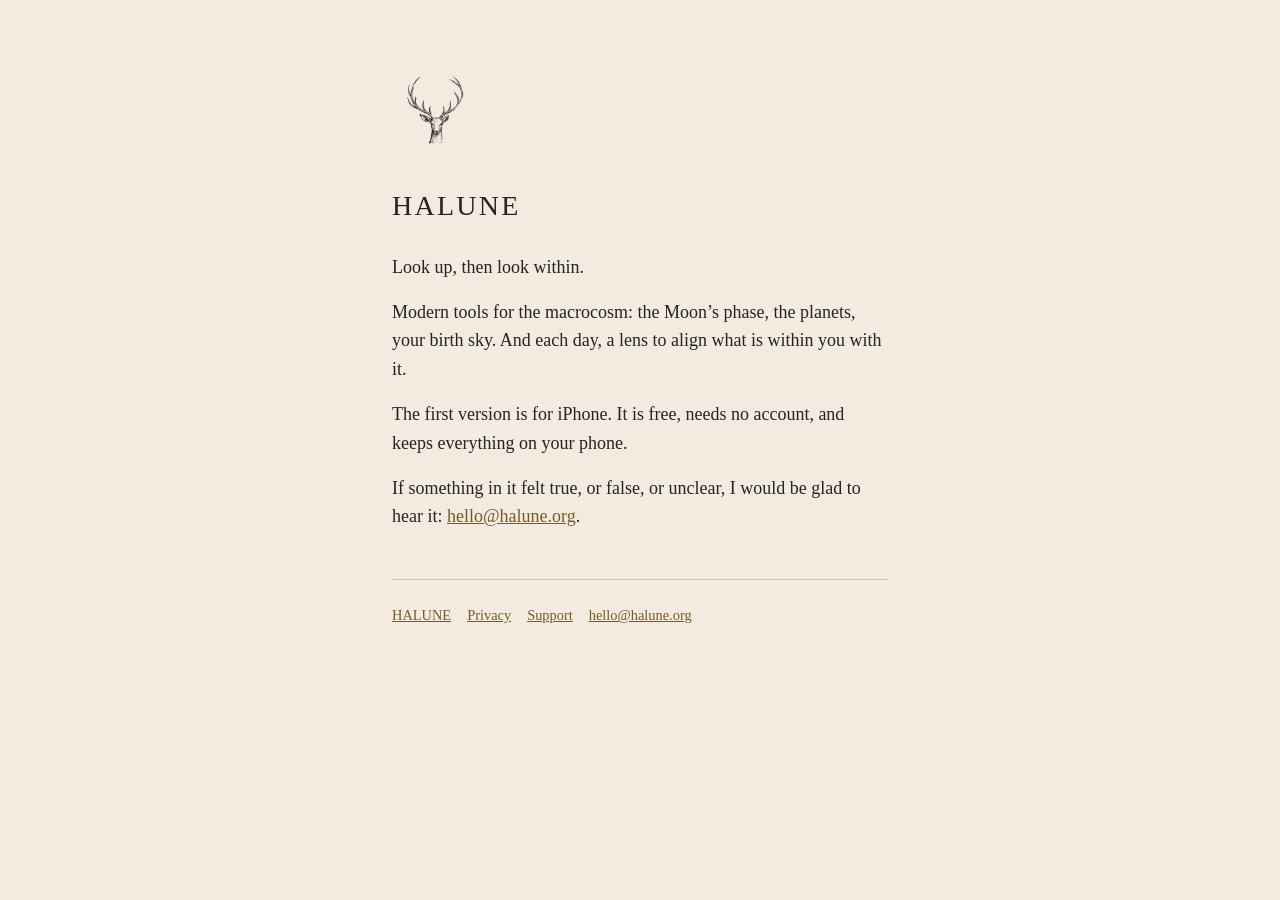
<file: index.html>
<!doctype html>
<html lang="en">
<head>
<meta charset="utf-8">
<meta name="viewport" content="width=device-width, initial-scale=1">
<title>HALUNE</title>
<meta name="description" content="Modern tools for the macrocosm, and each day a lens to look within.">
<link rel="icon" href="/icon.png">
<link rel="stylesheet" href="/style.css">
</head>
<body>
<main>
<img src="/icon.png" alt="">
<h1>HALUNE</h1>
<p>Look up, then look within.</p>
<p>Modern tools for the macrocosm: the Moon&rsquo;s phase, the planets, your birth sky. And each day, a lens to align what is within you with it.</p>
<p>The first version is for iPhone. It is free, needs no account, and keeps everything on your phone.</p>
<p>If something in it felt true, or false, or unclear, I would be glad to hear it: <a href="mailto:hello@halune.org">hello@halune.org</a>.</p>
<footer>
<a href="/">HALUNE</a><a href="/privacy/">Privacy</a><a href="/support/">Support</a><a href="mailto:hello@halune.org">hello@halune.org</a>
</footer>
</main>
</body>
</html>
</file>
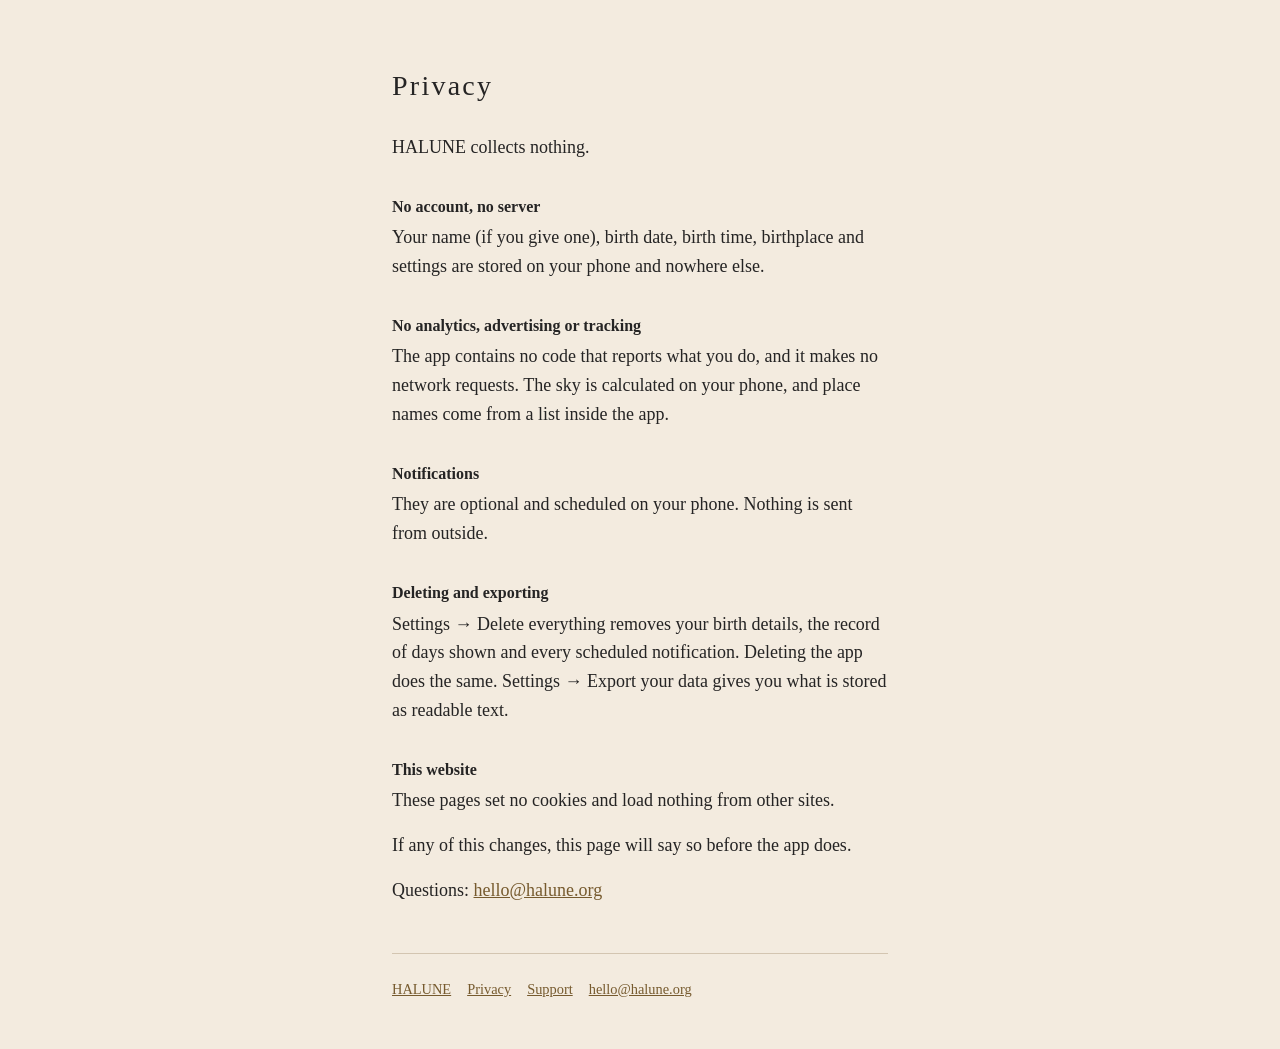
<file: privacy/index.html>
<!doctype html>
<html lang="en">
<head>
<meta charset="utf-8">
<meta name="viewport" content="width=device-width, initial-scale=1">
<title>HALUNE: privacy</title>
<meta name="description" content="HALUNE collects nothing. Everything stays on your phone.">
<link rel="icon" href="/icon.png">
<link rel="stylesheet" href="/style.css">
</head>
<body>
<main>
<h1>Privacy</h1>
<p>HALUNE collects nothing.</p>
<h2>No account, no server</h2>
<p>Your name (if you give one), birth date, birth time, birthplace and settings are stored on your phone and nowhere else.</p>
<h2>No analytics, advertising or tracking</h2>
<p>The app contains no code that reports what you do, and it makes no network requests. The sky is calculated on your phone, and place names come from a list inside the app.</p>
<h2>Notifications</h2>
<p>They are optional and scheduled on your phone. Nothing is sent from outside.</p>
<h2>Deleting and exporting</h2>
<p>Settings &rarr; Delete everything removes your birth details, the record of days shown and every scheduled notification. Deleting the app does the same. Settings &rarr; Export your data gives you what is stored as readable text.</p>
<h2>This website</h2>
<p>These pages set no cookies and load nothing from other sites.</p>
<p>If any of this changes, this page will say so before the app does.</p>
<p>Questions: <a href="mailto:hello@halune.org">hello@halune.org</a></p>
<footer>
<a href="/">HALUNE</a><a href="/privacy/">Privacy</a><a href="/support/">Support</a><a href="mailto:hello@halune.org">hello@halune.org</a>
</footer>
</main>
</body>
</html>
</file>
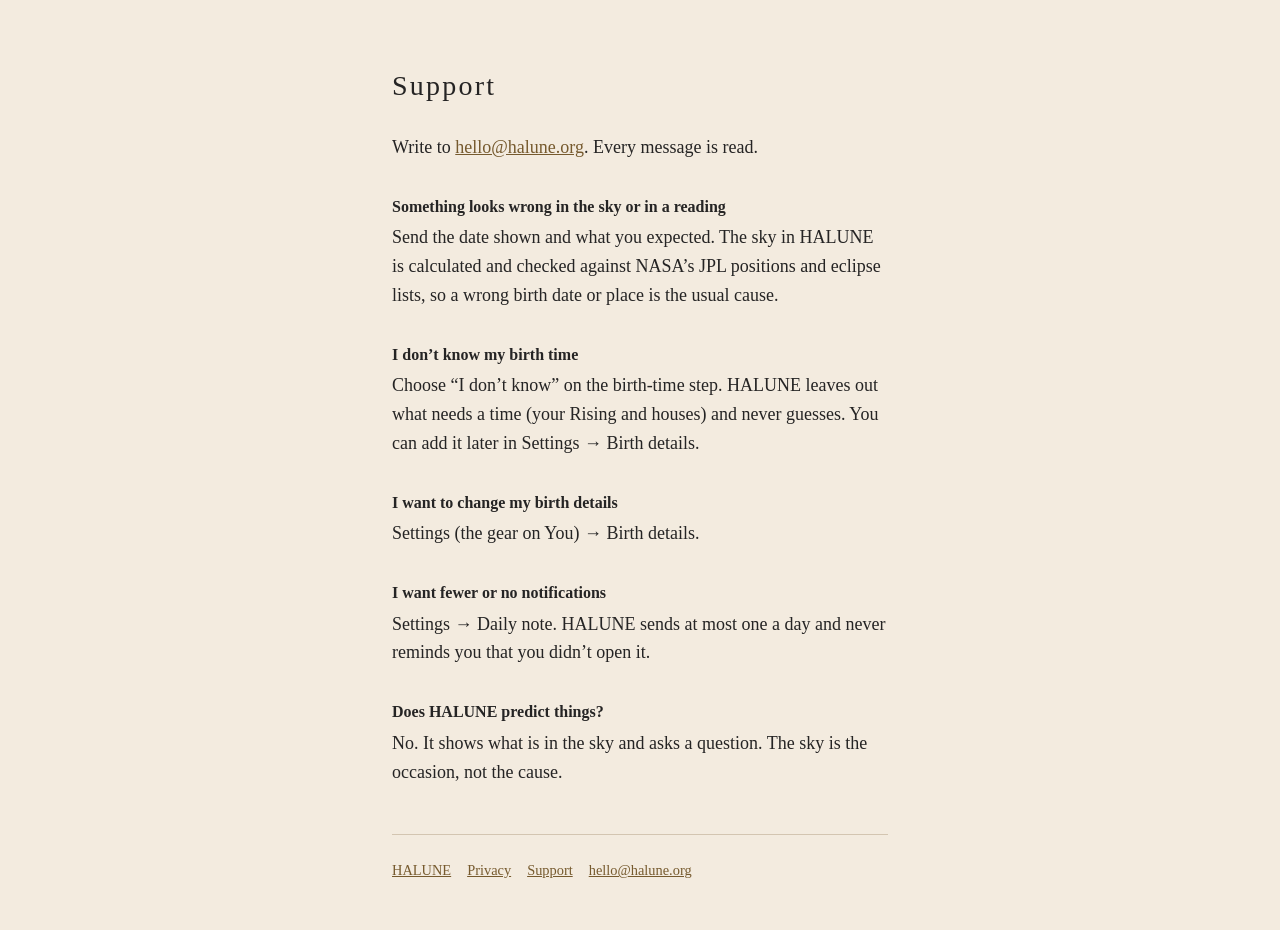
<file: support/index.html>
<!doctype html>
<html lang="en">
<head>
<meta charset="utf-8">
<meta name="viewport" content="width=device-width, initial-scale=1">
<title>HALUNE: support</title>
<meta name="description" content="Help with HALUNE, and how to reach the maker.">
<link rel="icon" href="/icon.png">
<link rel="stylesheet" href="/style.css">
</head>
<body>
<main>
<h1>Support</h1>
<p>Write to <a href="mailto:hello@halune.org">hello@halune.org</a>. Every message is read.</p>
<h2>Something looks wrong in the sky or in a reading</h2>
<p>Send the date shown and what you expected. The sky in HALUNE is calculated and checked against NASA&rsquo;s JPL positions and eclipse lists, so a wrong birth date or place is the usual cause.</p>
<h2>I don&rsquo;t know my birth time</h2>
<p>Choose &ldquo;I don&rsquo;t know&rdquo; on the birth-time step. HALUNE leaves out what needs a time (your Rising and houses) and never guesses. You can add it later in Settings &rarr; Birth details.</p>
<h2>I want to change my birth details</h2>
<p>Settings (the gear on You) &rarr; Birth details.</p>
<h2>I want fewer or no notifications</h2>
<p>Settings &rarr; Daily note. HALUNE sends at most one a day and never reminds you that you didn&rsquo;t open it.</p>
<h2>Does HALUNE predict things?</h2>
<p>No. It shows what is in the sky and asks a question. The sky is the occasion, not the cause.</p>
<footer>
<a href="/">HALUNE</a><a href="/privacy/">Privacy</a><a href="/support/">Support</a><a href="mailto:hello@halune.org">hello@halune.org</a>
</footer>
</main>
</body>
</html>
</file>
<file: style.css>
:root { color-scheme: light dark; --paper: #F3EBDF; --ink: #252424; --soft: #686159; --line: #D3C5B1; --gold: #765A2E; }
@media (prefers-color-scheme: dark) {
  :root { --paper: #1B1B1A; --ink: #F3EBDF; --soft: #B8AB9B; --line: #3B3833; --gold: #D7BB89; }
}
* { box-sizing: border-box; }
body { margin: 0; background: var(--paper); color: var(--ink); font: 18px/1.6 Georgia, 'Times New Roman', serif; }
main { max-width: 34rem; margin: 0 auto; padding: 4rem 1.5rem 3rem; }
img { display: block; width: 88px; height: 88px; border-radius: 20px; margin-bottom: 2rem; }
h1 { font-size: 1.75rem; font-weight: normal; letter-spacing: 0.08em; margin: 0 0 1.5rem; }
h2 { font-size: 1rem; font-weight: bold; margin: 2rem 0 0.25rem; }
p { margin: 0 0 1rem; }
a { color: var(--gold); }
footer { margin-top: 3rem; padding-top: 1.5rem; border-top: 1px solid var(--line); color: var(--soft); font-size: 0.9rem; }
footer a { margin-right: 1rem; }
</file>
